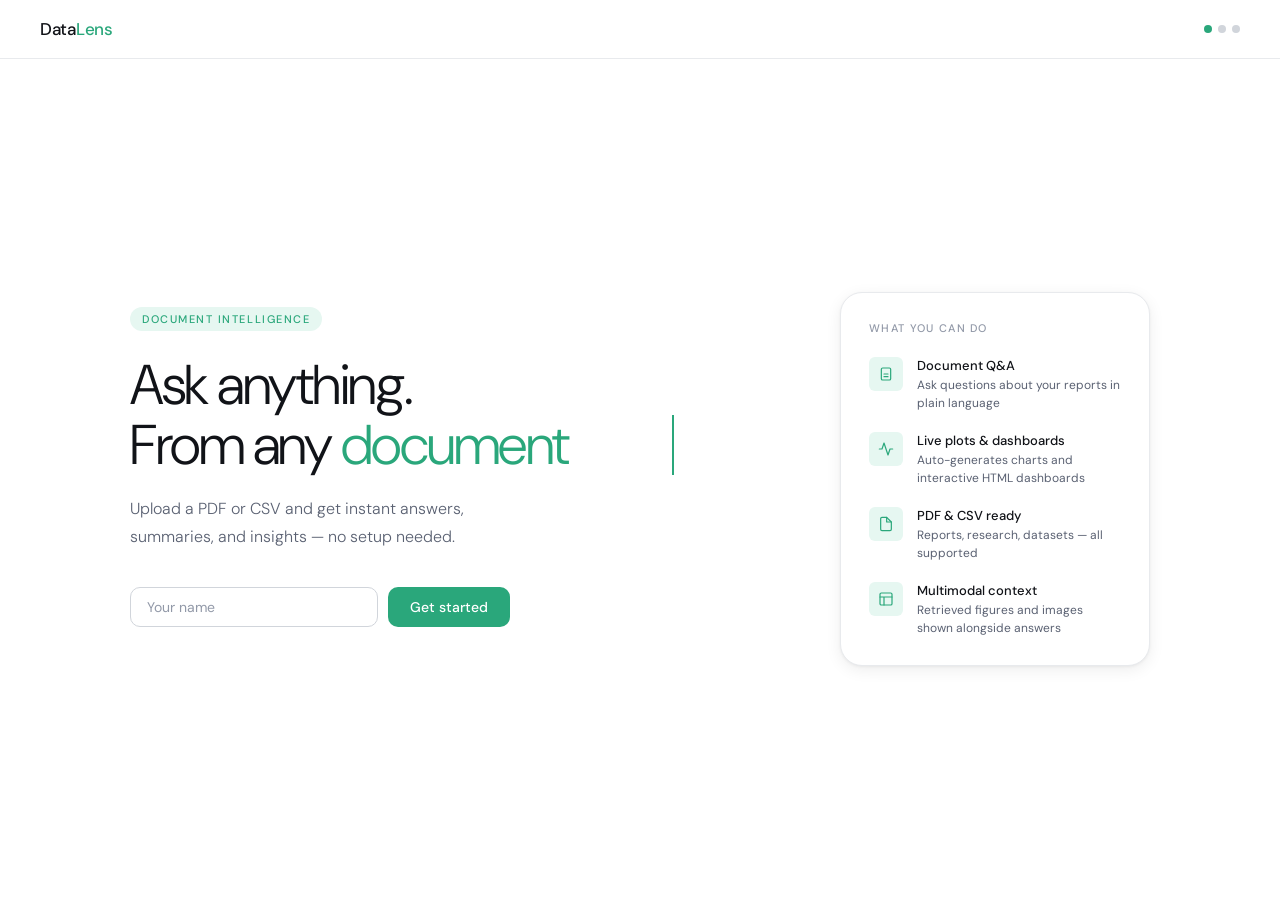
<file: DataLens/frontend/index.html>
<!DOCTYPE html>
<html lang="en">
<head>
  <meta charset="UTF-8" />
  <meta name="viewport" content="width=device-width, initial-scale=1.0" />
  <title>DataLens</title>
  <link rel="preconnect" href="https://fonts.googleapis.com" />
  <link rel="preconnect" href="https://fonts.gstatic.com" crossorigin />
  <link href="https://fonts.googleapis.com/css2?family=DM+Sans:ital,opsz,wght@0,9..40,300;0,9..40,400;0,9..40,500;1,9..40,300&family=DM+Mono:wght@400;500&display=swap" rel="stylesheet" />
  <link rel="stylesheet" href="styles.css" />
</head>
<body>

  <nav class="nav">
    <div class="logo">Data<span>Lens</span></div>
    <div class="nav-steps">
      <div class="step-dot active" data-page="0" title="Welcome"></div>
      <div class="step-dot" data-page="1" title="Upload"></div>
      <div class="step-dot" data-page="2" title="Chat"></div>
    </div>
  </nav>

  <!-- PAGE 1: HERO -->
  <section class="screen visible" id="s0">
    <div class="hero">
      <div class="hero-left">
        <div class="hero-tag">Document intelligence</div>
        <h1 class="hero-h1">Ask anything.<br>From any <span class="animated-word">document</span></h1>
        <p class="hero-sub">Upload a PDF or CSV and get instant answers, summaries, and insights — no setup needed.</p>
        <div class="name-form">
          <input class="name-input" id="nameInput" type="text" placeholder="Your name" maxlength="40" />
          <button class="btn-primary" id="startBtn">Get started</button>
        </div>
        <div id="nameErr" class="field-err"></div>
      </div>
      <div class="hero-right">
        <div class="info-card">
          <h3 class="info-card-title">What you can do</h3>
          <div class="feature-item">
            <div class="f-icon">
              <svg viewBox="0 0 24 24" fill="none" stroke-width="1.8" stroke-linecap="round" stroke-linejoin="round"><path d="M9 12h6M9 16h6M17 3H7a2 2 0 00-2 2v14a2 2 0 002 2h10a2 2 0 002-2V5a2 2 0 00-2-2z"/></svg>
            </div>
            <div>
              <div class="f-title">Document Q&A</div>
              <div class="f-desc">Ask questions about your reports in plain language</div>
            </div>
          </div>
          <div class="feature-item">
            <div class="f-icon">
              <svg viewBox="0 0 24 24" fill="none" stroke-width="1.8" stroke-linecap="round" stroke-linejoin="round"><polyline points="22 12 18 12 15 21 9 3 6 12 2 12"/></svg>
            </div>
            <div>
              <div class="f-title">Live plots &amp; dashboards</div>
              <div class="f-desc">Auto-generates charts and interactive HTML dashboards</div>
            </div>
          </div>
          <div class="feature-item">
            <div class="f-icon">
              <svg viewBox="0 0 24 24" fill="none" stroke-width="1.8" stroke-linecap="round" stroke-linejoin="round"><path d="M13 2H6a2 2 0 00-2 2v16a2 2 0 002 2h12a2 2 0 002-2V9z"/><path d="M13 2v7h7"/></svg>
            </div>
            <div>
              <div class="f-title">PDF &amp; CSV ready</div>
              <div class="f-desc">Reports, research, datasets — all supported</div>
            </div>
          </div>
          <div class="feature-item">
            <div class="f-icon">
              <svg viewBox="0 0 24 24" fill="none" stroke-width="1.8" stroke-linecap="round" stroke-linejoin="round"><rect x="3" y="3" width="18" height="18" rx="2"/><path d="M3 9h18M9 21V9"/></svg>
            </div>
            <div>
              <div class="f-title">Multimodal context</div>
              <div class="f-desc">Retrieved figures and images shown alongside answers</div>
            </div>
          </div>
        </div>
      </div>
    </div>
  </section>

  <!-- PAGE 2: UPLOAD -->
  <section class="screen" id="s1">
    <div class="upload-pg">
      <div class="upload-left">
        <div class="pg-tag">Step 1 of 2</div>
        <h2 class="pg-h2">Upload your document</h2>
        <p class="pg-sub">Choose a PDF or CSV. We'll extract text and images, then prepare it for chat.</p>

        <label class="upload-box" for="fileInput" id="uploadBox">
          <input type="file" id="fileInput" accept=".pdf,.csv" multiple />
          <div class="upload-icon">
            <svg viewBox="0 0 24 24" fill="none" stroke-width="1.8" stroke-linecap="round" stroke-linejoin="round"><path d="M21 15v4a2 2 0 01-2 2H5a2 2 0 01-2-2v-4"/><polyline points="17 8 12 3 7 8"/><line x1="12" y1="3" x2="12" y2="15"/></svg>
          </div>
          <div class="upload-title">Click to choose a file</div>
          <div class="upload-hint">PDF or CSV · up to 50 MB · max 3 files · up to 2 PDFs, 1 CSV</div>
          <div class="file-types">
            <span class="ft-badge">PDF</span>
            <span class="ft-badge">CSV</span>
          </div>
        </label>

        <div class="progress-bar"><div class="progress-fill" id="progressFill"></div></div>
        <div class="upload-status" id="uploadStatus">No file selected</div>
          <div class="file-status-list hidden" id="fileStatusList"></div>

        <div class="nav-btns">
          <button class="btn-outline" id="backToHero">← Back</button>
          <button class="btn-primary" id="nextToChat" disabled>Continue to chat →</button>
        </div>
      </div>

      <div class="upload-right">
        <div class="how-card">
          <div class="how-title">How it works</div>
          <div class="flow-step">
            <div class="flow-num">1</div>
            <div><div class="flow-text">Upload file</div><div class="flow-sub">PDF or CSV, up to 50 MB</div></div>
          </div>
          <div class="flow-line"></div>
          <div class="flow-step">
            <div class="flow-num">2</div>
            <div><div class="flow-text">Processing</div><div class="flow-sub">Text and images extracted</div></div>
          </div>
          <div class="flow-line"></div>
          <div class="flow-step">
            <div class="flow-num">3</div>
            <div><div class="flow-text">Indexing</div><div class="flow-sub">Content chunked and stored</div></div>
          </div>
          <div class="flow-line"></div>
          <div class="flow-step">
            <div class="flow-num">4</div>
            <div><div class="flow-text">Ready to chat</div><div class="flow-sub">Ask anything about the document</div></div>
          </div>
        </div>

        <div class="tools-card">
          <div class="tools-title">7 tools available</div>
          <div class="tools-desc">What this workspace can do for you:</div>
          <ul class="tool-list">
            <li><strong>Document RAG</strong> — retrieve PDF text and images</li>
            <li><strong>CSV Analyst</strong> — explore tables, stats, and columns</li>
            <li><strong>Plot Generator</strong> — build charts from data</li>
            <li><strong>Dashboard Builder</strong> — create HTML reporting dashboards</li>
            <li><strong>Ares Web Search</strong> — fetch live web data</li>
            <li><strong>Slide Generator</strong> — make presentation summaries</li>
            <li><strong>YFinance</strong> — get stock and market info</li>
          </ul>
        </div>

        <div class="metrics-row">
          <div class="metric-chip">
            <span class="metric-val" id="metricDocs">0</span>
            <span class="metric-lbl">Documents</span>
          </div>
          <div class="metric-chip">
            <span class="metric-val" id="metricQueries">0</span>
            <span class="metric-lbl">Queries</span>
          </div>
          <div class="metric-chip">
            <span class="metric-val" id="metricSession">—</span>
            <span class="metric-lbl">Session</span>
          </div>
        </div>
      </div>
    </div>
  </section>

  <!-- PAGE 3: CHAT -->
  <section class="screen" id="s2">
    <div class="chat-layout">

      <!-- Chat panel -->
      <div class="chat-main">
        <div class="chat-header">
          <div>
            <div class="chat-title" id="chatTitle">DataLens Chat</div>
            <div class="chat-doc" id="chatDoc">No document loaded</div>
          </div>
          <div class="chat-header-right">
            <span class="chat-badge" id="chatBadge">Ready</span>
            <button class="btn-outline btn-sm" id="backToUpload">← Upload</button>
          </div>
        </div>

        <div class="chat-msgs" id="chatMsgs">
          <div class="msg ai">
            <div class="msg-avatar ai">DL</div>
            <div class="msg-bubble">Hi! Upload a document and I'll be ready to answer questions — summaries, key numbers, plots, dashboards, or anything specific.</div>
          </div>
        </div>

        <div id="chatStatusBar" class="chat-status-bar hidden"></div>

        <div class="chat-input-row hidden" id="chatInputRow">
          <textarea class="chat-input" id="questionInput" placeholder="Upload and process files first to ask a question..." rows="1" disabled></textarea>
          <button class="send-btn" id="askButton" disabled>
            <svg viewBox="0 0 24 24" fill="none" stroke-width="2" stroke-linecap="round" stroke-linejoin="round"><line x1="22" y1="2" x2="11" y2="13"/><polygon points="22 2 15 22 11 13 2 9 22 2"/></svg>
          </button>
        </div>
      </div>

      <!-- Evidence panel -->
      <div class="evidence-panel" id="evidencePanel">

        <div class="evidence-header">
          <span class="evidence-title">Inspector</span>
          <button class="collapse-btn" id="collapseEvidence" title="Toggle panel">
            <svg viewBox="0 0 24 24" fill="none" stroke-width="1.8" stroke-linecap="round" stroke-linejoin="round"><path d="M15 18l-6-6 6-6"/></svg>
          </button>
        </div>

        <!-- Tab bar -->
        <div class="evidence-tabs" id="evidenceTabs">
          <button class="etab active" data-tab="context">
            <svg viewBox="0 0 16 16" fill="none" stroke-width="1.5" stroke-linecap="round" stroke-linejoin="round"><path d="M2 4h12M2 8h8M2 12h10"/></svg>
            Context
          </button>
          <button class="etab" data-tab="images">
            <svg viewBox="0 0 16 16" fill="none" stroke-width="1.5" stroke-linecap="round" stroke-linejoin="round"><rect x="1" y="3" width="14" height="10" rx="1.5"/><path d="M1 10l3.5-3.5L8 10l2.5-2.5L15 10"/></svg>
            Images
          </button>
          <button class="etab" data-tab="generated">
            <svg viewBox="0 0 16 16" fill="none" stroke-width="1.5" stroke-linecap="round" stroke-linejoin="round"><polyline points="1 11 5 6 8 9 11 5 15 8"/><path d="M1 13h14"/></svg>
            Plots
          </button>
          <button class="etab" data-tab="slides">
            <svg viewBox="0 0 16 16" fill="none" stroke-width="1.5" stroke-linecap="round" stroke-linejoin="round"><rect x="2" y="3" width="12" height="10" rx="1.5"/><path d="M2 6h12"/><path d="M5 9h6"/></svg>
            Generated slides
          </button>
          <button class="etab" data-tab="dashboard">
            <svg viewBox="0 0 16 16" fill="none" stroke-width="1.5" stroke-linecap="round" stroke-linejoin="round"><rect x="1" y="1" width="6" height="7" rx="1"/><rect x="9" y="1" width="6" height="4" rx="1"/><rect x="1" y="10" width="6" height="5" rx="1"/><rect x="9" y="7" width="6" height="8" rx="1"/></svg>
            Dashboard
          </button>
          <button class="etab" data-tab="code">
            <svg viewBox="0 0 16 16" fill="none" stroke-width="1.5" stroke-linecap="round" stroke-linejoin="round"><path d="M5 4L1 8l4 4M11 4l4 4-4 4M9 2l-2 12"/></svg>
            Code
          </button>
          <button class="etab" data-tab="reasoning">
            <svg viewBox="0 0 16 16" fill="none" stroke-width="1.5" stroke-linecap="round" stroke-linejoin="round"><circle cx="8" cy="8" r="6"/><path d="M8 5v3.5l2 2"/></svg>
            Reasoning
          </button>
          <button class="etab" data-tab="output">
            <svg viewBox="0 0 16 16" fill="none" stroke-width="1.5" stroke-linecap="round" stroke-linejoin="round"><rect x="1" y="2" width="14" height="12" rx="1.5"/><path d="M4 6l2 2-2 2M8 10h4"/></svg>
            Output
          </button>
        </div>

        <!-- Tab panes -->
        <div class="evidence-panes">

          <div class="epane active" id="pane-context">
            <div class="pane-label">Retrieved text passages</div>
            <pre class="epre context-pre" id="retrievedContext">No context retrieved yet. Ask a question to see relevant passages.</pre>
          </div>

          <div class="epane" id="pane-images">
            <div class="pane-label">Figures &amp; extracted images</div>
            <div class="retrieved-images" id="retrievedImages">
              <span class="no-content-msg">No images retrieved yet.</span>
            </div>
          </div>

          <!-- Generated plots pane -->
          <div class="epane" id="pane-generated">
            <div class="plots-topbar">
              <span class="plots-label">matplotlib output</span>
              <span class="plots-count" id="plotsCount"></span>
            </div>
            <div class="plots-scroll" id="retrievedGeneratedImages">
              <div class="no-plots-state">
                <svg viewBox="0 0 48 48" fill="none" stroke-width="1.5" stroke-linecap="round" stroke-linejoin="round"><polyline points="6 34 16 20 24 28 32 16 42 24"/><path d="M6 42h36"/></svg>
                <span>No plots generated yet</span>
              </div>
            </div>
          </div>

          <!-- Slides pane -->
          <div class="epane" id="pane-slides">
            <div class="slides-topbar">
              <span class="slides-label">Generated slide files</span>
              <span class="slides-count" id="slidesCount"></span>
            </div>
            <div class="slides-scroll" id="retrievedSlides">
              <div class="no-plots-state">
                <svg viewBox="0 0 48 48" fill="none" stroke-width="1.5" stroke-linecap="round" stroke-linejoin="round"><rect x="10" y="10" width="28" height="28" rx="4"/><path d="M14 16h20"/><path d="M14 24h20"/><path d="M14 32h12"/></svg>
                <span>No slides generated yet</span>
              </div>
            </div>
          </div>

          <!-- Dashboard pane -->
          <div class="epane" id="pane-dashboard">
            <div class="dashboard-topbar">
              <span class="dashboard-label">Interactive dashboard</span>
              <div class="dashboard-actions">
                <button class="dash-action-btn" id="dashOpenBtn" title="Open in new tab">
                  <svg viewBox="0 0 16 16" fill="none" stroke-width="1.5" stroke-linecap="round" stroke-linejoin="round"><path d="M7 3H3a1 1 0 00-1 1v9a1 1 0 001 1h9a1 1 0 001-1V9"/><path d="M10 2h4v4"/><line x1="14" y1="2" x2="7" y2="9"/></svg>
                </button>
                <button class="dash-action-btn" id="dashRefreshBtn" title="Reload">
                  <svg viewBox="0 0 16 16" fill="none" stroke-width="1.5" stroke-linecap="round" stroke-linejoin="round"><path d="M13.5 8A5.5 5.5 0 112.5 5"/><polyline points="2.5 2 2.5 5 5.5 5"/></svg>
                </button>
              </div>
            </div>
            <div class="dashboard-frame-wrap" id="dashboardFrameWrap">
              <div class="no-dashboard-state" id="noDashboardState">
                <svg viewBox="0 0 48 48" fill="none" stroke-width="1.5" stroke-linecap="round" stroke-linejoin="round"><rect x="4" y="4" width="18" height="22" rx="2"/><rect x="26" y="4" width="18" height="12" rx="2"/><rect x="4" y="32" width="18" height="12" rx="2"/><rect x="26" y="22" width="18" height="22" rx="2"/></svg>
                <span>No dashboard generated yet</span>
                <p>Ask DataLens to "create a dashboard" or "build an interactive chart"</p>
              </div>
              <iframe class="dashboard-iframe hidden" id="dashboardIframe" sandbox="allow-scripts allow-same-origin"></iframe>
            </div>
          </div>

          <div class="epane" id="pane-code">
            <div class="code-topbar">
              <span class="lang-badge">python</span>
              <span class="code-label">Executed code</span>
            </div>
            <pre class="epre code-pre" id="retrievedCode">No code executed yet.</pre>
          </div>

          <div class="epane" id="pane-reasoning">
            <div class="pane-label">Chain-of-thought</div>
            <pre class="epre reasoning-pre" id="retrievedReasoning">No reasoning available.</pre>
          </div>

          <div class="epane" id="pane-output">
            <div class="output-topbar">
              <span class="output-dot"></span>
              <span class="output-label">stdout / result</span>
            </div>
            <pre class="epre output-pre" id="retrievedOutput">No output available.</pre>
          </div>

        </div>
      </div>

    </div>
  </section>

  <script src="app.js"></script>
</body>
</html>
</file>
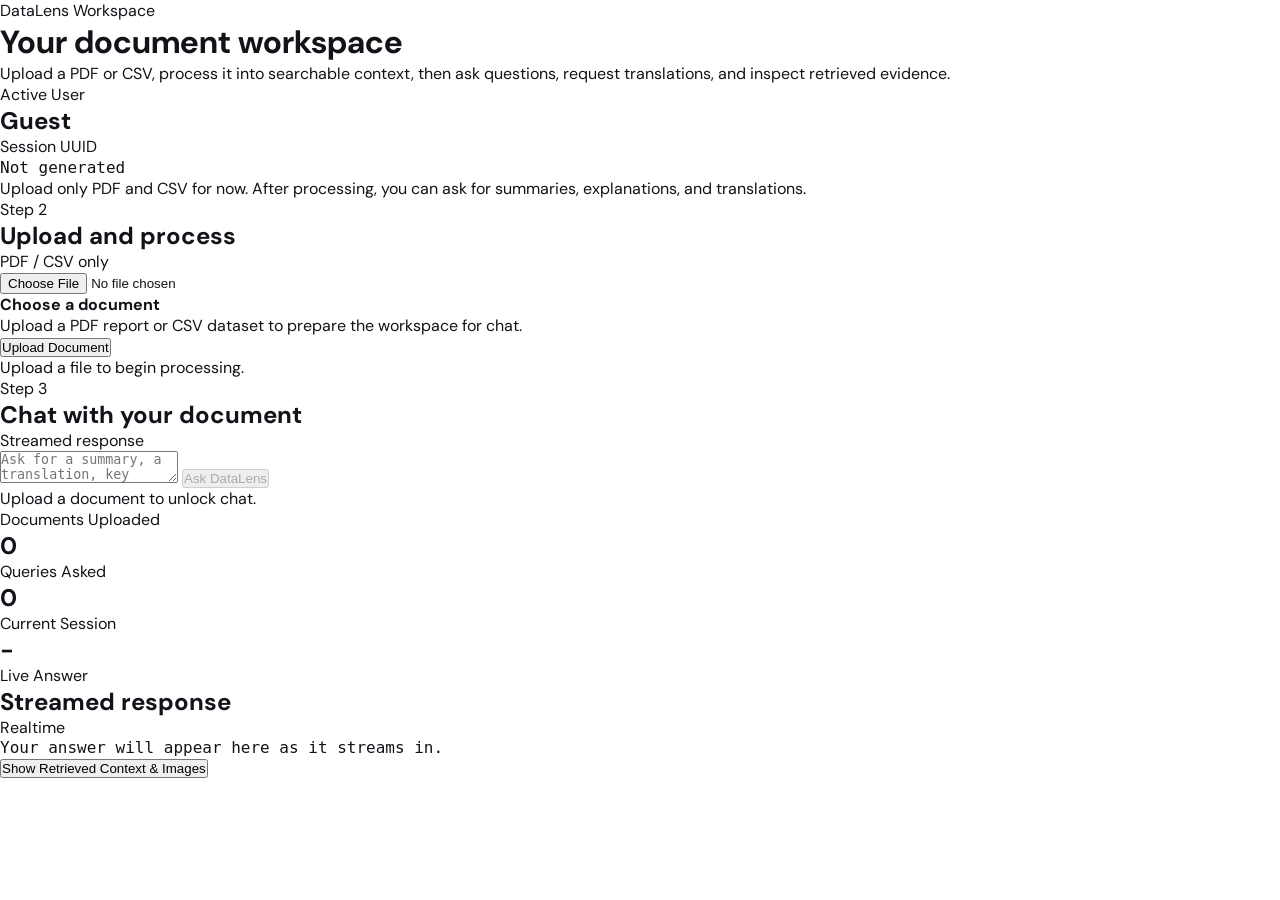
<file: DataLens/frontend/workspace.html>
<!DOCTYPE html>
<html lang="en">
<head>
  <meta charset="UTF-8" />
  <meta name="viewport" content="width=device-width, initial-scale=1.0" />
  <title>DataLens | Workspace</title>
  <link rel="preconnect" href="https://fonts.googleapis.com" />
  <link rel="preconnect" href="https://fonts.gstatic.com" crossorigin />
  <link href="https://fonts.googleapis.com/css2?family=DM+Sans:wght@400;500;700&family=IBM+Plex+Mono:wght@400;500;600&family=Sora:wght@600;700&display=swap" rel="stylesheet" />
  <link rel="stylesheet" href="styles.css" />
</head>
<body>
  <div class="background-overlay"></div>

  <div class="page-shell">
    <header class="hero-panel glass-card compact-hero">
      <div class="hero-copy">
        <p class="eyebrow">DataLens Workspace</p>
        <h1 id="workspace-heading">Your document workspace</h1>
        <p class="hero-description">
          Upload a PDF or CSV, process it into searchable context, then ask questions, request translations,
          and inspect retrieved evidence.
        </p>
      </div>
      <div class="workspace-session glass-subcard">
        <p class="metric-label">Active User</p>
        <h2 id="user-name">Guest</h2>
        <p class="metric-label session-gap">Session UUID</p>
        <code id="session-id">Not generated</code>
      </div>
    </header>

    <section class="notice-strip glass-card">
      Upload only PDF and CSV for now. After processing, you can ask for summaries, explanations, and translations.
    </section>

    <section class="content-grid">
      <article class="card glass-card panel active">
        <div class="panel-header">
          <div>
            <p class="panel-eyebrow">Step 2</p>
            <h2>Upload and process</h2>
          </div>
          <span class="badge accent">PDF / CSV only</span>
        </div>

        <form id="upload-form" class="form-grid">
          <label class="file-label" for="file-input">
            <input id="file-input" type="file" accept=".pdf,.csv" />
            <div>
              <strong>Choose a document</strong>
              <p>Upload a PDF report or CSV dataset to prepare the workspace for chat.</p>
            </div>
          </label>
          <button type="submit" class="primary-button">Upload Document</button>
        </form>

        <div id="upload-status" class="status-panel">Upload a file to begin processing.</div>
      </article>

      <article class="card glass-card panel active">
        <div class="panel-header">
          <div>
            <p class="panel-eyebrow">Step 3</p>
            <h2>Chat with your document</h2>
          </div>
          <span class="badge neutral">Streamed response</span>
        </div>

        <textarea id="question-input" placeholder="Ask for a summary, a translation, key metrics, or an explanation of an extracted figure..."></textarea>
        <button id="ask-button" class="primary-button" disabled>Ask DataLens</button>
        <div id="chat-status" class="status-panel">Upload a document to unlock chat.</div>
      </article>
    </section>

    <section class="metrics-grid">
      <article class="metric-card glass-card floating-card">
        <p class="metric-label">Documents Uploaded</p>
        <h2 id="metric-documents">0</h2>
      </article>
      <article class="metric-card glass-card floating-card">
        <p class="metric-label">Queries Asked</p>
        <h2 id="metric-queries">0</h2>
      </article>
      <article class="metric-card glass-card floating-card">
        <p class="metric-label">Current Session</p>
        <h2 id="metric-session">-</h2>
      </article>
    </section>

    <section class="card glass-card answer-card">
      <div class="panel-header">
        <div>
          <p class="panel-eyebrow">Live Answer</p>
          <h2>Streamed response</h2>
        </div>
        <span class="badge success">Realtime</span>
      </div>
      <pre id="answer-output" class="answer-output">Your answer will appear here as it streams in.</pre>
    </section>

    <section class="card glass-card result-card">
      <button id="toggle-results" class="collapse-toggle" type="button">Show Retrieved Context & Images</button>
      <div id="results-panel" class="results-panel hidden">
        <div class="evidence-panel">
          <div class="evidence-tabs">
            <button class="etab active" data-tab="context">Context</button>
            <button class="etab" data-tab="images">Images</button>
            <button class="etab" data-tab="generated">Generated plots</button>
            <button class="etab" data-tab="code">Code</button>
            <button class="etab" data-tab="reasoning">Reasoning</button>
            <button class="etab" data-tab="output">Output</button>
          </div>
          <div class="evidence-panes">
            <div id="pane-context" class="epane active">
              <div class="pane-label">Retrieved Text Context</div>
              <pre id="retrieved-context" class="epre context-pre">No context available yet.</pre>
            </div>
            <div id="pane-images" class="epane">
              <div class="pane-label">Retrieved Images</div>
              <div id="retrieved-images" class="retrieved-images">No images yet.</div>
            </div>
            <div id="pane-generated" class="epane">
              <div class="pane-label">Generated plots</div>
              <div id="retrievedGeneratedImages" class="retrieved-images">No generated plots yet.</div>
            </div>
            <div id="pane-code" class="epane">
              <div class="pane-label">Execution Code</div>
              <pre id="retrievedCode" class="epre code-pre">No code was executed for this query.</pre>
            </div>
            <div id="pane-reasoning" class="epane">
              <div class="pane-label">Tool reasoning</div>
              <pre id="retrievedReasoning" class="epre reasoning-pre">Waiting for reasoning…</pre>
            </div>
            <div id="pane-output" class="epane">
              <div class="pane-label">Model/tool output</div>
              <div class="output-topbar"><span class="output-dot"></span><span class="output-label">Output trace</span></div>
              <pre id="retrievedOutput" class="epre code-pre">Waiting for output…</pre>
            </div>
          </div>
        </div>
      </div>
    </section>
  </div>

  <script src="app.js"></script>
</body>
</html>
</file>
<file: DataLens/frontend/styles.css>
﻿/* ─── Reset & Base ─────────────────────────────────── */
*, *::before, *::after { box-sizing: border-box; margin: 0; padding: 0; }

:root {
  --green:         #2aa77b;
  --green-dark:    #1e8a63;
  --green-light:   #e6f7f1;
  --green-mid:     #c0ead8;
  --border:        #e8eaed;
  --border-strong: #d1d5db;
  --text-primary:  #111318;
  --text-secondary:#5a6172;
  --text-muted:    #9299a8;
  --surface:       #f7f8fa;
  --white:         #ffffff;
  --radius-sm:     6px;
  --radius-md:     10px;
  --radius-lg:     16px;
  --radius-xl:     22px;
  --shadow-sm:     0 1px 3px rgba(0,0,0,0.06), 0 1px 2px rgba(0,0,0,0.04);
  --shadow-md:     0 4px 16px rgba(0,0,0,0.07), 0 1px 3px rgba(0,0,0,0.05);

  --code-bg:       #16181d;
  --code-text:     #a8d8b0;
  --code-comment:  #4a5568;
  --output-bg:     #0d1117;
  --output-text:   #c9d1d9;
  --reasoning-bg:  #fdfcf8;
  --reasoning-border: #d4c89a;
}

html { font-size: 16px; }
body { font-family: 'DM Sans', sans-serif; background: var(--white); color: var(--text-primary); min-height: 100vh; overflow-x: hidden; -webkit-font-smoothing: antialiased; }

/* ─── Nav ───────────────────────────────────────────── */
.nav { display: flex; align-items: center; justify-content: space-between; padding: 18px 40px; border-bottom: 1px solid var(--border); background: var(--white); position: sticky; top: 0; z-index: 100; }
.logo { font-size: 17px; font-weight: 500; letter-spacing: -0.3px; }
.logo span { color: var(--green); }
.nav-steps { display: flex; gap: 6px; align-items: center; }
.step-dot { width: 8px; height: 8px; border-radius: 50%; background: var(--border-strong); cursor: pointer; transition: background 0.2s, transform 0.2s; }
.step-dot:hover { transform: scale(1.3); }
.step-dot.active { background: var(--green); }

/* ─── Screens ───────────────────────────────────────── */
.screen { display: none; }
.screen.visible { display: block; }

/* ─── Buttons ───────────────────────────────────────── */
.btn-primary { padding: 10px 22px; border-radius: var(--radius-md); border: none; background: var(--green); color: #fff; font-family: 'DM Sans', sans-serif; font-size: 14px; font-weight: 500; cursor: pointer; transition: background 0.18s, transform 0.15s; white-space: nowrap; }
.btn-primary:hover { background: var(--green-dark); transform: translateY(-1px); }
.btn-primary:disabled { opacity: 0.45; cursor: default; transform: none; }
.btn-outline { padding: 10px 18px; border-radius: var(--radius-md); border: 1px solid var(--border-strong); background: transparent; color: var(--text-secondary); font-family: 'DM Sans', sans-serif; font-size: 14px; cursor: pointer; transition: background 0.15s; white-space: nowrap; }
.btn-outline:hover { background: var(--surface); }
.btn-sm { padding: 7px 14px; font-size: 13px; }
.field-err { font-size: 12px; color: #e24b4a; margin-top: 8px; min-height: 16px; }

/* ─── PAGE 1: HERO ──────────────────────────────────── */
.hero { min-height: calc(100vh - 60px); display: flex; align-items: center; padding: 60px 40px; gap: 56px; max-width: 1100px; margin: 0 auto; }
.hero-left { flex: 1; }
.hero-tag { display: inline-block; font-size: 11px; font-weight: 500; letter-spacing: 0.14em; text-transform: uppercase; color: var(--green); background: var(--green-light); padding: 5px 12px; border-radius: 99px; margin-bottom: 24px; }
.hero-h1 { font-size: clamp(36px, 5vw, 56px); font-weight: 300; line-height: 1.08; letter-spacing: -1.5px; margin-bottom: 20px; }
.animated-word { display: inline-block; color: var(--green); overflow: hidden; vertical-align: bottom; white-space: nowrap; border-right: 2px solid var(--green); width: 0; animation: typeword 0.55s steps(9, end) 0.3s forwards, blink 0.9s step-end 0.3s infinite; }
@keyframes typeword { to { width: 9ch; } }
@keyframes blink { 0%,100% { border-color: var(--green); } 50% { border-color: transparent; } }
.hero-sub { font-size: 16px; color: var(--text-secondary); line-height: 1.75; max-width: 400px; margin-bottom: 36px; font-weight: 300; }
.name-form { display: flex; gap: 10px; max-width: 380px; }
.name-input { flex: 1; padding: 10px 16px; border-radius: var(--radius-md); border: 1px solid var(--border-strong); background: var(--white); color: var(--text-primary); font-family: 'DM Sans', sans-serif; font-size: 14px; outline: none; transition: border-color 0.15s; }
.name-input:focus { border-color: var(--green); }
.name-input::placeholder { color: var(--text-muted); }
.hero-right { flex: 0 0 310px; }
.info-card { background: var(--white); border: 1px solid var(--border); border-radius: var(--radius-xl); padding: 28px; box-shadow: var(--shadow-md); }
.info-card-title { font-size: 11px; font-weight: 500; letter-spacing: 0.12em; text-transform: uppercase; color: var(--text-muted); margin-bottom: 22px; }
.feature-item { display: flex; gap: 14px; align-items: flex-start; margin-bottom: 20px; }
.feature-item:last-child { margin-bottom: 0; }
.f-icon { width: 34px; height: 34px; border-radius: var(--radius-sm); background: var(--green-light); display: flex; align-items: center; justify-content: center; flex-shrink: 0; }
.f-icon svg { width: 16px; height: 16px; stroke: var(--green); }
.f-title { font-size: 13px; font-weight: 500; margin-bottom: 2px; }
.f-desc { font-size: 12px; color: var(--text-secondary); line-height: 1.5; }

/* ─── PAGE 2: UPLOAD ────────────────────────────────── */
.upload-pg { min-height: calc(100vh - 60px); display: flex; align-items: flex-start; padding: 56px 40px; gap: 48px; max-width: 1100px; margin: 0 auto; }
.upload-left { flex: 1; }
.upload-right { flex: 0 0 290px; display: flex; flex-direction: column; gap: 16px; }
.pg-tag { font-size: 11px; font-weight: 500; letter-spacing: 0.14em; text-transform: uppercase; color: var(--green); margin-bottom: 12px; }
.pg-h2 { font-size: 28px; font-weight: 400; letter-spacing: -0.5px; margin-bottom: 8px; }
.pg-sub { font-size: 14px; color: var(--text-secondary); line-height: 1.65; margin-bottom: 28px; font-weight: 300; }
.upload-box { display: block; border: 1.5px dashed var(--border-strong); border-radius: var(--radius-xl); padding: 44px 32px; text-align: center; cursor: pointer; transition: border-color 0.2s, background 0.2s; background: var(--surface); }
.upload-box:hover { border-color: var(--green); background: var(--green-light); }
.upload-box input[type="file"] { display: none; }
.upload-box.has-file { border-color: var(--green); border-style: solid; background: var(--green-light); }
.upload-icon { width: 44px; height: 44px; margin: 0 auto 16px; border-radius: var(--radius-md); background: var(--white); border: 1px solid var(--border); display: flex; align-items: center; justify-content: center; box-shadow: var(--shadow-sm); }
.upload-icon svg { width: 20px; height: 20px; stroke: var(--green); }
.upload-title { font-size: 15px; font-weight: 500; margin-bottom: 6px; }
.upload-hint { font-size: 13px; color: var(--text-muted); margin-bottom: 16px; }
.file-types { display: flex; gap: 8px; justify-content: center; }
.ft-badge { font-size: 11px; font-weight: 500; padding: 4px 12px; border-radius: 99px; background: var(--white); color: var(--green); border: 1px solid var(--green-mid); }
.progress-bar { height: 3px; background: var(--border); border-radius: 99px; margin-top: 16px; overflow: hidden; }
.progress-fill { height: 100%; width: 0%; background: var(--green); border-radius: 99px; transition: width 0.35s ease; }
.upload-status { margin-top: 12px; font-size: 13px; color: var(--text-muted); min-height: 20px; }
.upload-status.ok { color: var(--green); font-weight: 500; }
.upload-status.err { color: #e24b4a; }
.file-status-list { margin-top: 16px; display: grid; gap: 10px; }
.file-status-item { display: flex; justify-content: space-between; align-items: center; gap: 12px; padding: 12px 14px; border: 1px solid var(--border); border-radius: 14px; background: var(--surface); font-size: 14px; }
.file-status-item.pending { border-color: var(--border); }
.file-status-item.processing { border-color: var(--green); background: rgba(42, 167, 101, 0.08); }
.file-status-item.done { border-color: var(--green); background: rgba(42, 167, 101, 0.12); }
.file-status-item.err { border-color: #e24b4a; background: rgba(226, 75, 74, 0.08); }
.file-status-item .status-text { color: var(--text-muted); font-size: 13px; }
.upload-box.disabled { opacity: 0.7; pointer-events: none; }
.btn-primary:disabled, .btn-outline:disabled, .send-btn:disabled { opacity: 0.5; cursor: not-allowed; }
.nav-btns { display: flex; gap: 10px; margin-top: 28px; }
.how-card { background: var(--white); border: 1px solid var(--border); border-radius: var(--radius-xl); padding: 24px; box-shadow: var(--shadow-sm); }
.how-title { font-size: 11px; font-weight: 500; letter-spacing: 0.12em; text-transform: uppercase; color: var(--text-muted); margin-bottom: 20px; }
.flow-step { display: flex; gap: 12px; align-items: flex-start; }
.flow-num { width: 24px; height: 24px; border-radius: 50%; border: 1.5px solid var(--green); color: var(--green); font-size: 11px; font-weight: 500; display: flex; align-items: center; justify-content: center; flex-shrink: 0; }
.flow-line { width: 1px; height: 18px; background: var(--border); margin: 4px 0 4px 12px; }
.flow-text { font-size: 13px; font-weight: 500; }
.flow-sub { font-size: 12px; color: var(--text-muted); margin-top: 1px; }
.tools-card { margin-top: 20px; background: var(--surface); border: 1px solid var(--border); border-radius: var(--radius-xl); padding: 20px; box-shadow: var(--shadow-sm); }
.tools-title { font-size: 13px; font-weight: 600; margin-bottom: 6px; }
.tools-desc { font-size: 12px; color: var(--text-muted); margin-bottom: 14px; }
.tool-list { list-style: none; padding: 0; margin: 0; display: grid; gap: 10px; }
.tool-list li { font-size: 13px; line-height: 1.5; color: var(--text-primary); }
.tool-list strong { color: var(--text-title); }
.metrics-row { display: grid; grid-template-columns: repeat(3, 1fr); gap: 8px; }
.metric-chip { background: var(--white); border: 1px solid var(--border); border-radius: var(--radius-md); padding: 12px 10px; text-align: center; box-shadow: var(--shadow-sm); }
.metric-val { display: block; font-family: 'DM Mono', monospace; font-size: 18px; font-weight: 500; white-space: nowrap; overflow: hidden; text-overflow: ellipsis; }
.metric-lbl { display: block; font-size: 10px; color: var(--text-muted); text-transform: uppercase; letter-spacing: 0.08em; margin-top: 4px; }

/* ─── PAGE 3: CHAT ──────────────────────────────────── */
.chat-layout { display: flex; height: calc(100vh - 60px); overflow: hidden; }
.chat-main { flex: 1; display: flex; flex-direction: column; border-right: 1px solid var(--border); min-width: 0; }
.chat-header { display: flex; align-items: center; justify-content: space-between; padding: 18px 28px; border-bottom: 1px solid var(--border); background: var(--white); flex-shrink: 0; }
.chat-title { font-size: 15px; font-weight: 500; }
.chat-doc { font-size: 12px; color: var(--text-muted); margin-top: 2px; }
.chat-header-right { display: flex; align-items: center; gap: 10px; }
.chat-badge { font-size: 11px; font-weight: 500; padding: 4px 12px; border-radius: 99px; background: var(--green-light); color: var(--green); }
.chat-badge.busy { background: #fff7e6; color: #c47c00; }
.chat-msgs { flex: 1; overflow-y: auto; padding: 28px; display: flex; flex-direction: column; gap: 18px; scroll-behavior: smooth; }
.msg { display: flex; gap: 10px; align-items: flex-start; max-width: 82%; }
.msg.user { align-self: flex-end; flex-direction: row-reverse; }
.msg-avatar { width: 30px; height: 30px; border-radius: 50%; display: flex; align-items: center; justify-content: center; font-size: 11px; font-weight: 500; flex-shrink: 0; }
.msg-avatar.ai { background: var(--green-light); color: var(--green); }
.msg-avatar.usr { background: var(--surface); color: var(--text-secondary); border: 1px solid var(--border); }
.msg-bubble { padding: 11px 15px; border-radius: 14px; font-size: 14px; line-height: 1.65; white-space: pre-wrap; word-break: break-word; }
.msg.ai .msg-bubble { background: var(--surface); border: 1px solid var(--border); color: var(--text-primary); border-top-left-radius: 4px; }
.msg.user .msg-bubble { background: var(--green); color: #fff; border-top-right-radius: 4px; }
.typing-dots { display: flex; gap: 4px; padding: 4px 0; align-items: center; }
.typing-dots span { display: inline-block; width: 7px; height: 7px; border-radius: 50%; background: var(--text-muted); animation: dot 1.2s infinite; }
.typing-dots span:nth-child(2) { animation-delay: 0.2s; }
.typing-dots span:nth-child(3) { animation-delay: 0.4s; }
@keyframes dot { 0%,80%,100% { transform: scale(0.6); opacity: 0.4; } 40% { transform: scale(1); opacity: 1; } }
.chat-status-bar { padding: 8px 28px; font-size: 12px; color: var(--text-muted); border-top: 1px solid var(--border); background: var(--surface); flex-shrink: 0; }
.chat-status-bar.ok { color: var(--green); }
.chat-status-bar.err { color: #e24b4a; }
.chat-input-row { padding: 16px 28px; border-top: 1px solid var(--border); display: flex; gap: 10px; align-items: flex-end; background: var(--white); flex-shrink: 0; }
.chat-input { flex: 1; padding: 11px 15px; border-radius: var(--radius-md); border: 1px solid var(--border-strong); background: var(--white); color: var(--text-primary); font-family: 'DM Sans', sans-serif; font-size: 14px; line-height: 1.5; outline: none; resize: none; transition: border-color 0.15s; max-height: 140px; overflow-y: auto; }
.chat-input:focus { border-color: var(--green); }
.chat-input::placeholder { color: var(--text-muted); }
.send-btn { width: 40px; height: 40px; border-radius: var(--radius-md); border: none; background: var(--green); color: #fff; display: flex; align-items: center; justify-content: center; cursor: pointer; flex-shrink: 0; transition: background 0.15s, transform 0.12s; }
.send-btn:hover { background: var(--green-dark); transform: translateY(-1px); }
.send-btn:disabled { opacity: 0.4; cursor: default; transform: none; }
.send-btn svg { width: 16px; height: 16px; stroke: #fff; }

/* ─── Evidence Panel Shell ──────────────────────────── */
.evidence-panel { width: 400px; flex-shrink: 0; display: flex; flex-direction: column; background: var(--white); transition: width 0.25s ease; overflow: hidden; }
.evidence-panel.collapsed { width: 44px; }
.evidence-header { display: flex; align-items: center; justify-content: space-between; padding: 16px; border-bottom: 1px solid var(--border); flex-shrink: 0; }
.evidence-title { font-size: 12px; font-weight: 500; letter-spacing: 0.08em; text-transform: uppercase; color: var(--text-muted); white-space: nowrap; overflow: hidden; }
.evidence-panel.collapsed .evidence-title { opacity: 0; }
.collapse-btn { width: 28px; height: 28px; border-radius: var(--radius-sm); border: 1px solid var(--border); background: transparent; cursor: pointer; display: flex; align-items: center; justify-content: center; flex-shrink: 0; transition: background 0.15s, transform 0.25s; }
.collapse-btn:hover { background: var(--surface); }
.collapse-btn svg { width: 14px; height: 14px; stroke: var(--text-secondary); }
.evidence-panel.collapsed .collapse-btn { transform: rotate(180deg); }

/* ─── Tabs ──────────────────────────────────────────── */
.evidence-tabs { display: flex; border-bottom: 1px solid var(--border); background: var(--surface); flex-shrink: 0; overflow-x: auto; scrollbar-width: none; }
.evidence-tabs::-webkit-scrollbar { display: none; }
.evidence-panel.collapsed .evidence-tabs { display: none; }
.etab { display: flex; align-items: center; gap: 5px; padding: 9px 11px; font-family: 'DM Sans', sans-serif; font-size: 12px; font-weight: 400; color: var(--text-muted); background: transparent; border: none; border-bottom: 2px solid transparent; cursor: pointer; white-space: nowrap; transition: color 0.15s, border-color 0.15s; flex-shrink: 0; }
.etab svg { width: 12px; height: 12px; stroke: currentColor; flex-shrink: 0; }
.etab:hover { color: var(--text-primary); }
.etab.active { color: var(--green); border-bottom-color: var(--green); font-weight: 500; }
/* badge on tab when has data */
.etab .tab-count { display: inline-flex; align-items: center; justify-content: center; min-width: 16px; height: 16px; padding: 0 4px; border-radius: 99px; background: var(--green); color: #fff; font-size: 10px; font-weight: 600; margin-left: 3px; }

/* ─── Panes ─────────────────────────────────────────── */
.evidence-panes { flex: 1; overflow: hidden; position: relative; }
.evidence-panel.collapsed .evidence-panes { display: none; }
.epane { display: none; height: 100%; overflow-y: auto; flex-direction: column; }
.epane.active { display: flex; flex-direction: column; }
.pane-label { font-size: 10px; font-weight: 500; letter-spacing: 0.1em; text-transform: uppercase; color: var(--text-muted); padding: 14px 16px 8px; flex-shrink: 0; }
.epre { font-family: 'DM Mono', monospace; font-size: 12px; line-height: 1.75; white-space: pre-wrap; word-break: break-word; overflow-wrap: break-word; flex: 1; overflow-y: auto; margin: 0 12px 12px; padding: 14px; border-radius: var(--radius-md); }
.context-pre { background: var(--surface); border: 1px solid var(--border); color: var(--text-secondary); }
.retrieved-images { padding: 12px 14px; display: grid; grid-template-columns: repeat(2, 1fr); gap: 8px; align-content: start; }
.retrieved-images img { width: 100%; aspect-ratio: 4/3; object-fit: cover; border-radius: var(--radius-sm); border: 1px solid var(--border); }
.no-content-msg { font-size: 12px; color: var(--text-muted); grid-column: 1 / -1; padding: 8px 2px; }

/* ─── Plots pane ────────────────────────────────────── */
.plots-topbar, .slides-topbar { display: flex; align-items: center; justify-content: space-between; padding: 12px 16px 8px; flex-shrink: 0; }
.plots-label, .slides-label { font-size: 10px; font-weight: 500; letter-spacing: 0.1em; text-transform: uppercase; color: var(--text-muted); }
.plots-count, .slides-count { font-size: 11px; color: var(--green); font-weight: 500; font-family: 'DM Mono', monospace; }

.plots-scroll {
  flex: 1;
  overflow-y: auto;
  padding: 0 12px 12px;
  display: flex;
  flex-direction: column;
  gap: 12px;
}

.slides-scroll {
  flex: 1;
  overflow-y: auto;
  padding: 0 12px 12px;
  display: flex;
  flex-direction: column;
  gap: 12px;
}

.slide-item {
  padding: 14px;
  border-radius: var(--radius-md);
  border: 1px solid var(--border);
  background: var(--surface);
  display: flex;
  flex-direction: column;
  gap: 8px;
}

.slide-item-title {
  font-size: 13px;
  font-weight: 600;
  color: var(--text-title);
}

.slide-item-link {
  font-size: 13px;
  color: var(--green);
  text-decoration: none;
  word-break: break-all;
}

.slide-item-link:hover {
  text-decoration: underline;
}

/* Each plot rendered full-width, stacked */
.plot-item {
  position: relative;
  border-radius: var(--radius-md);
  overflow: hidden;
  border: 1px solid var(--border);
  background: var(--surface);
}
.plot-item img {
  width: 100%;
  display: block;
  border-radius: var(--radius-md);
}
.plot-item-label {
  position: absolute;
  bottom: 0; left: 0; right: 0;
  padding: 6px 10px;
  background: rgba(0,0,0,0.45);
  color: #fff;
  font-size: 11px;
  font-family: 'DM Mono', monospace;
  border-bottom-left-radius: var(--radius-md);
  border-bottom-right-radius: var(--radius-md);
}
.plot-open-btn {
  position: absolute;
  top: 8px; right: 8px;
  width: 28px; height: 28px;
  border-radius: var(--radius-sm);
  border: none;
  background: rgba(255,255,255,0.9);
  color: var(--text-secondary);
  display: flex; align-items: center; justify-content: center;
  cursor: pointer;
  opacity: 0;
  transition: opacity 0.15s;
}
.plot-item:hover .plot-open-btn { opacity: 1; }
.plot-open-btn svg { width: 13px; height: 13px; stroke: currentColor; }

.no-plots-state {
  display: flex;
  flex-direction: column;
  align-items: center;
  justify-content: center;
  gap: 10px;
  padding: 40px 20px;
  color: var(--text-muted);
  text-align: center;
}
.no-plots-state svg { width: 40px; height: 40px; stroke: var(--border-strong); }
.no-plots-state span { font-size: 13px; }

/* ─── Dashboard pane ────────────────────────────────── */
#pane-dashboard { background: #f2f4f7; }

.dashboard-topbar {
  display: flex;
  align-items: center;
  justify-content: space-between;
  padding: 10px 14px;
  background: var(--white);
  border-bottom: 1px solid var(--border);
  flex-shrink: 0;
}
.dashboard-label { font-size: 11px; font-weight: 500; letter-spacing: 0.08em; text-transform: uppercase; color: var(--text-muted); }
.dashboard-actions { display: flex; gap: 6px; }
.dash-action-btn {
  width: 28px; height: 28px;
  border-radius: var(--radius-sm);
  border: 1px solid var(--border);
  background: var(--white);
  color: var(--text-secondary);
  display: flex; align-items: center; justify-content: center;
  cursor: pointer;
  transition: background 0.15s, color 0.15s;
}
.dash-action-btn:hover { background: var(--surface); color: var(--green); }
.dash-action-btn svg { width: 13px; height: 13px; stroke: currentColor; }

.dashboard-frame-wrap {
  flex: 1;
  display: flex;
  flex-direction: column;
  overflow: hidden;
  position: relative;
}

.no-dashboard-state {
  display: flex;
  flex-direction: column;
  align-items: center;
  justify-content: center;
  gap: 10px;
  padding: 40px 24px;
  color: var(--text-muted);
  text-align: center;
  flex: 1;
}
.no-dashboard-state svg { width: 44px; height: 44px; stroke: var(--border-strong); }
.no-dashboard-state span { font-size: 13px; font-weight: 500; color: var(--text-secondary); }
.no-dashboard-state p { font-size: 12px; color: var(--text-muted); line-height: 1.5; max-width: 220px; }

.dashboard-iframe {
  flex: 1;
  width: 100%;
  border: none;
  background: var(--white);
  border-radius: 0;
}

/* ─── Code pane ─────────────────────────────────────── */
#pane-code { background: var(--code-bg); }
.code-topbar { display: flex; align-items: center; gap: 8px; padding: 12px 16px 8px; flex-shrink: 0; }
.lang-badge { font-family: 'DM Mono', monospace; font-size: 10px; font-weight: 500; padding: 2px 8px; border-radius: 4px; background: rgba(168,216,176,0.15); color: var(--code-text); border: 1px solid rgba(168,216,176,0.2); letter-spacing: 0.04em; }
.code-label { font-size: 10px; font-weight: 500; letter-spacing: 0.1em; text-transform: uppercase; color: var(--code-comment); }
.code-pre { background: transparent; border: 1px solid rgba(255,255,255,0.06); color: var(--code-text); margin: 0 12px 12px; }

/* ─── Reasoning pane ────────────────────────────────── */
#pane-reasoning { background: var(--reasoning-bg); }
.reasoning-pre { background: transparent; border: none; border-left: 3px solid var(--reasoning-border); border-radius: 0; color: #6b5e3e; font-style: italic; padding-left: 16px; margin: 0 12px 12px 16px; }

/* ─── Output pane ───────────────────────────────────── */
#pane-output { background: var(--output-bg); }
.output-topbar { display: flex; align-items: center; gap: 8px; padding: 12px 16px 8px; flex-shrink: 0; }
.output-dot { width: 8px; height: 8px; border-radius: 50%; background: #3fb950; flex-shrink: 0; }
.output-label { font-size: 10px; font-weight: 500; letter-spacing: 0.1em; text-transform: uppercase; color: #4a5568; }
.output-pre { background: transparent; border: 1px solid rgba(255,255,255,0.06); color: var(--output-text); margin: 0 12px 12px; }

/* ─── Utility ───────────────────────────────────────── */
.hidden { display: none !important; }

/* ─── Responsive ────────────────────────────────────── */
@media (max-width: 900px) {
  .hero, .upload-pg { flex-direction: column; padding: 36px 24px; gap: 32px; }
  .hero-right, .upload-right { flex: none; width: 100%; }
  .nav { padding: 16px 24px; }
  .chat-layout { flex-direction: column; height: auto; min-height: calc(100vh - 60px); }
  .chat-main { border-right: none; border-bottom: 1px solid var(--border); min-height: 60vh; }
  .evidence-panel { width: 100% !important; height: auto; }
  .evidence-panel.collapsed { width: 100% !important; height: 44px; }
  .evidence-panes { max-height: 500px; }
  .dashboard-iframe { min-height: 400px; }
}

@media (max-width: 600px) {
  .nav { padding: 14px 18px; }
  .hero, .upload-pg { padding: 28px 18px; }
  .chat-msgs { padding: 18px; }
  .chat-input-row { padding: 12px 18px; }
  .chat-header { padding: 14px 18px; }
}
</file>
